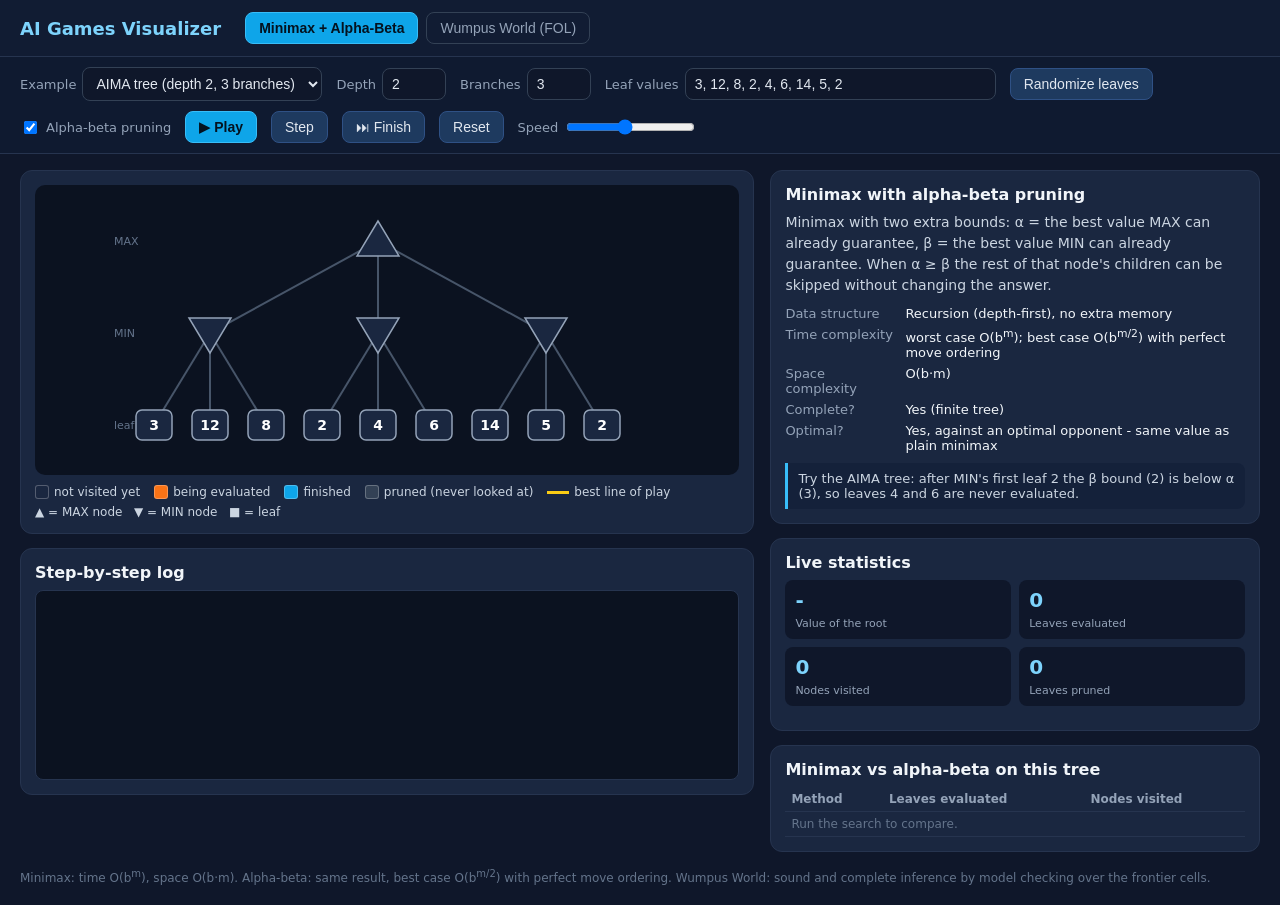
<file: ai_games.html>
<!DOCTYPE html>
<html lang="en">
<head>
<meta charset="utf-8">
<meta name="viewport" content="width=device-width, initial-scale=1">
<title>AI Games Visualizer - Minimax and Wumpus World</title>
<style>
*{box-sizing:border-box}
body{margin:0;font-family:system-ui,"Segoe UI",Roboto,sans-serif;background:#0f172a;color:#e2e8f0}
header{padding:12px 20px;background:#111c33;border-bottom:1px solid #26344f;display:flex;flex-wrap:wrap;gap:12px 24px;align-items:center}
h1{font-size:18px;margin:0;color:#7dd3fc;white-space:nowrap}
h2{font-size:16px;margin:0 0 8px;color:#f1f5f9}
nav{display:flex;gap:8px}
.tab{background:transparent;border-color:#334155;color:#94a3b8}
.tab.active{background:#0ea5e9;border-color:#38bdf8;color:#04121f;font-weight:600}
.toolbar{padding:10px 20px;background:#0f1a30;border-bottom:1px solid #26344f;display:flex;flex-wrap:wrap;gap:10px 14px;align-items:center}
label{font-size:13px;color:#94a3b8;display:inline-flex;align-items:center;gap:6px}
select,input[type=number],input[type=text]{background:#0f172a;color:#e2e8f0;border:1px solid #334155;border-radius:8px;padding:7px 9px;font-size:14px}
input[type=number]{width:64px}
button{background:#1e3a5f;color:#e2e8f0;border:1px solid #2f5185;border-radius:8px;padding:7px 13px;font-size:14px;cursor:pointer}
button:hover{background:#27508a}
button.primary{background:#0ea5e9;border-color:#38bdf8;color:#04121f;font-weight:600}
button.primary:hover{background:#38bdf8}
main{display:grid;grid-template-columns:minmax(0,1.5fr) minmax(300px,1fr);gap:16px;padding:16px 20px}
@media(max-width:1000px){main{grid-template-columns:1fr}}
.card{background:#1a2740;border:1px solid #26344f;border-radius:12px;padding:14px;margin-bottom:14px}
.card:last-child{margin-bottom:0}
canvas{width:100%;max-width:560px;height:auto;display:block;margin:0 auto;border-radius:10px;background:#0b1220;cursor:pointer}
.treebox{overflow-x:auto;background:#0b1220;border-radius:10px}
.treebox svg{display:block;margin:0 auto}
.legend{display:flex;flex-wrap:wrap;gap:6px 14px;margin-top:10px;font-size:12px;color:#cbd5e1}
.legend span{display:inline-flex;align-items:center;gap:5px}
.sw{width:14px;height:14px;border-radius:3px;display:inline-block;border:1px solid rgba(255,255,255,.25)}
.ln{width:22px;height:0;border-top:3px dashed;display:inline-block}
.hint{font-size:12px;color:#64748b}
.log{height:190px;overflow:auto;background:#0b1220;border:1px solid #26344f;border-radius:8px;padding:8px 10px;font:12px/1.5 ui-monospace,Consolas,monospace;color:#cbd5e1}
.log div{padding:1px 0}
.log .n{color:#64748b;margin-right:6px}
.log .end{color:#fde047;font-weight:600}
.log .new{color:#7dd3fc}
.mono{font-family:ui-monospace,Consolas,monospace}
.small{font-size:12px;line-height:1.6}
.axioms{background:#0b1220;border-radius:8px;padding:8px 10px;color:#cbd5e1}
.idea{margin:0 0 10px;color:#cbd5e1;font-size:14px;line-height:1.5}
dl{display:grid;grid-template-columns:110px 1fr;gap:6px 10px;margin:0;font-size:13px}
dt{color:#94a3b8}
dd{margin:0;color:#f1f5f9}
.note{margin-top:10px;padding:8px 10px;border-left:3px solid #38bdf8;background:#14213a;font-size:13px;color:#cbd5e1;border-radius:0 8px 8px 0}
.stats{display:grid;grid-template-columns:repeat(2,1fr);gap:8px}
.stat{background:#0f172a;border-radius:8px;padding:8px 10px}
.stat b{display:block;font-size:20px;color:#7dd3fc}
.stat small{color:#94a3b8;font-size:11px}
.result{margin-top:10px;font-size:13px;color:#e2e8f0;line-height:1.5}
table{width:100%;border-collapse:collapse;font-size:12px}
th,td{padding:5px 6px;text-align:left;border-bottom:1px solid #26344f}
th{color:#94a3b8;font-weight:600}
.ok{color:#4ade80}.bad{color:#f87171}.warn{color:#fbbf24}
footer{padding:0 20px 20px;color:#64748b;font-size:12px}

</style>
</head>
<body>
<header>
  <h1>AI Games Visualizer</h1>
  <nav>
    <button class="tab active" data-tab="minimax">Minimax + Alpha-Beta</button>
    <button class="tab" data-tab="wumpus">Wumpus World (FOL)</button>
  </nav>
</header>

<!-- ============================ MINIMAX ============================ -->
<section id="tab-minimax">
  <div class="toolbar">
    <label>Example
      <select id="mmPreset">
        <option value="aima">AIMA tree (depth 2, 3 branches)</option>
        <option value="bin3">Binary tree, depth 3</option>
        <option value="bin4">Binary tree, depth 4</option>
        <option value="custom">Custom / random</option>
      </select>
    </label>
    <label>Depth <input id="mmDepth" type="number" min="1" max="5" value="2"></label>
    <label>Branches <input id="mmBranch" type="number" min="2" max="3" value="3"></label>
    <label>Leaf values <input id="mmLeaves" type="text" size="34" value="3, 12, 8, 2, 4, 6, 14, 5, 2"></label>
    <button id="mmRandom">Randomize leaves</button>
    <label><input type="checkbox" id="mmAB" checked> Alpha-beta pruning</label>
    <button id="mmPlay" class="primary">&#9654; Play</button>
    <button id="mmStep">Step</button>
    <button id="mmFinish">&#9197; Finish</button>
    <button id="mmReset">Reset</button>
    <label>Speed <input id="mmSpeed" type="range" min="1" max="10" value="5"></label>
  </div>
  <main>
    <section>
      <div class="card">
        <div id="mmTree" class="treebox"></div>
        <div class="legend">
          <span><i class="sw" style="background:#1a2740"></i>not visited yet</span>
          <span><i class="sw" style="background:#f97316"></i>being evaluated</span>
          <span><i class="sw" style="background:#0ea5e9"></i>finished</span>
          <span><i class="sw" style="background:#334155"></i>pruned (never looked at)</span>
          <span><i class="ln" style="border-color:#facc15;border-top-style:solid"></i>best line of play</span>
          <span>&#9650; = MAX node &nbsp; &#9660; = MIN node &nbsp; &#9632; = leaf</span>
        </div>
      </div>
      <div class="card">
        <h2>Step-by-step log</h2>
        <div id="mmLog" class="log"></div>
      </div>
    </section>
    <aside>
      <div class="card" id="mmInfo"></div>
      <div class="card">
        <h2>Live statistics</h2>
        <div class="stats">
          <div class="stat"><b id="mmValue">-</b><small>Value of the root</small></div>
          <div class="stat"><b id="mmEval">0</b><small>Leaves evaluated</small></div>
          <div class="stat"><b id="mmVisited">0</b><small>Nodes visited</small></div>
          <div class="stat"><b id="mmPruned">0</b><small>Leaves pruned</small></div>
        </div>
        <div id="mmResult" class="result"></div>
      </div>
      <div class="card">
        <h2>Minimax vs alpha-beta on this tree</h2>
        <table>
          <thead><tr><th>Method</th><th>Leaves evaluated</th><th>Nodes visited</th></tr></thead>
          <tbody id="mmCompare"><tr><td colspan="3" class="hint">Run the search to compare.</td></tr></tbody>
        </table>
      </div>
    </aside>
  </main>
</section>

<!-- ============================ WUMPUS ============================ -->
<section id="tab-wumpus" hidden>
  <div class="toolbar">
    <label>Edit world: place
      <select id="wvBrush">
        <option value="pit">Pit</option>
        <option value="wumpus">Wumpus</option>
        <option value="gold">Gold</option>
        <option value="clear">Clear cell</option>
      </select>
    </label>
    <button id="wvAima">AIMA example world</button>
    <button id="wvRandom">Random world</button>
    <label><input type="checkbox" id="wvReveal"> Reveal the hidden world</label>
    <button id="wvPlay" class="primary">&#9654; Play</button>
    <button id="wvStep">Step</button>
    <button id="wvFinish">&#9197; Finish</button>
    <button id="wvReset">Reset</button>
    <label>Speed <input id="wvSpeed" type="range" min="1" max="10" value="4"></label>
  </div>
  <main>
    <section>
      <div class="card">
        <canvas id="wvCanvas" width="460" height="460"></canvas>
        <div class="legend">
          <span><i class="sw" style="background:#1e3a5f"></i>visited</span>
          <span><i class="sw" style="background:#14532d"></i>proven safe</span>
          <span><i class="sw" style="background:#78350f"></i>possible danger</span>
          <span><i class="sw" style="background:#7f1d1d"></i>proven pit / Wumpus</span>
          <span><i class="sw" style="background:#0f172a"></i>unknown</span>
          <span><b>B</b> breeze &nbsp; <b>S</b> stench &nbsp; <b>G</b> glitter</span>
        </div>
        <div class="hint" style="margin-top:8px">Click a cell to place the item chosen in &ldquo;Edit world&rdquo; (the start cell (1,1) always stays free).
          Coordinates are (x, y) with (1,1) at the bottom-left.</div>
      </div>
      <div class="card">
        <h2>Step-by-step log</h2>
        <div id="wvLog" class="log"></div>
      </div>
    </section>
    <aside>
      <div class="card">
        <h2>Agent</h2>
        <div class="stats">
          <div class="stat"><b id="wvStatus">ready</b><small>Status</small></div>
          <div class="stat"><b id="wvScore">0</b><small>Score</small></div>
          <div class="stat"><b id="wvSteps">0</b><small>Steps taken</small></div>
          <div class="stat"><b id="wvInv">-</b><small>Gold / arrow</small></div>
        </div>
        <div id="wvPercepts" class="result"></div>
        <div id="wvResult" class="result"></div>
      </div>
      <div class="card">
        <h2>ASK: what does the KB entail?</h2>
        <div id="wvAsk" class="mono small"><span class="hint">Press Step to start.</span></div>
        <div class="hint" style="margin-top:6px">Answered by model checking (TT-ENTAILS): KB &#8872; &alpha; iff &alpha; holds in every model of the KB.
          Time O(2<sup>f</sup>) for f frontier cells.</div>
      </div>
      <div class="card">
        <h2>Knowledge base (TELL)</h2>
        <div id="wvKB" class="log mono small" style="height:170px"></div>
      </div>
      <div class="card">
        <h2>FOL axioms (background knowledge)</h2>
        <div class="mono small axioms">
          &forall;x,y &nbsp;Breeze(x,y) &hArr; &exist;x&prime;,y&prime; [Adjacent((x,y),(x&prime;,y&prime;)) &and; Pit(x&prime;,y&prime;)]<br>
          &forall;x,y &nbsp;Stench(x,y) &hArr; &exist;x&prime;,y&prime; [Adjacent((x,y),(x&prime;,y&prime;)) &and; Wumpus(x&prime;,y&prime;)]<br>
          &exist;!x,y &nbsp;Wumpus(x,y)<br>
          &forall;x,y &nbsp;Safe(x,y) &hArr; &not;Pit(x,y) &and; &not;Wumpus(x,y)<br>
          &forall;x,y &nbsp;Glitter(x,y) &rArr; Gold(x,y)
        </div>
        <div class="hint" style="margin-top:6px">For each visited cell the axioms are instantiated (universal instantiation) and added to the KB, as shown above.</div>
      </div>
    </aside>
  </main>
</section>

<footer>
  Minimax: time O(b<sup>m</sup>), space O(b&middot;m). Alpha-beta: same result, best case O(b<sup>m/2</sup>) with perfect move ordering.
  Wumpus World: sound and complete inference by model checking over the frontier cells.
</footer>

<script>
// =====================================================================
//  JavaScript port of minimax.py and wumpus.py.
//  Used ONLY by the standalone HTML (ai_games.html), which has no Python server.
//  The Flask version uses api.js instead and runs the Python code.
// =====================================================================

// ------------------------------------------------------------ Minimax + alpha-beta
function simulateMinimax(depth, b, leaves, alphaBeta, record) {
  const firstLeaf = (Math.pow(b, depth) - 1) / (b - 1);
  const steps = [], bestChild = {};
  const stats = { leaves: 0, visited: 0, prunedLeaves: 0 };
  const fin = x => (x === Infinity || x === -Infinity) ? null : x;
  const abText = (a, be) => `α=${a === -Infinity ? '-∞' : a}, β=${be === Infinity ? '+∞' : be}`;

  function subtree(i, d) {
    let out = [i];
    if (d < depth) for (let k = 0; k < b; k++) out = out.concat(subtree(i * b + 1 + k, d + 1));
    return out;
  }
  function rec(i, d, alpha, beta) {
    stats.visited++;
    const isMax = d % 2 === 0, role = isMax ? 'MAX' : 'MIN';
    if (d === depth) {
      const v = leaves[i - firstLeaf];
      stats.leaves++;
      if (record) steps.push({ kind: 'leaf', node: i, value: v, alpha: fin(alpha), beta: fin(beta), msg: `Leaf ${i}: static evaluation = ${v}.` });
      return v;
    }
    if (record) {
      const where = alphaBeta ? ` (${abText(alpha, beta)})` : '';
      steps.push({ kind: 'enter', node: i, value: null, alpha: fin(alpha), beta: fin(beta), msg: `Visit ${role} node ${i}${where}.` });
    }
    let best = isMax ? -Infinity : Infinity;
    for (let k = 0; k < b; k++) {
      const c = i * b + 1 + k;
      const v = rec(c, d + 1, alpha, beta);
      if ((isMax && v > best) || (!isMax && v < best)) { best = v; bestChild[i] = c; }
      if (alphaBeta) { if (isMax) alpha = Math.max(alpha, best); else beta = Math.min(beta, best); }
      if (record) {
        const extra = alphaBeta ? `; ${abText(alpha, beta)}` : '';
        steps.push({ kind: 'update', node: i, value: best, alpha: fin(alpha), beta: fin(beta), msg: `${role} node ${i}: child ${c} returned ${v} -> best so far = ${best}${extra}.` });
      }
      if (alphaBeta && alpha >= beta) {
        const rest = [];
        for (let j = k + 1; j < b; j++) rest.push(i * b + 1 + j);
        if (rest.length) {
          let ids = [];
          for (const r of rest) ids = ids.concat(subtree(r, d + 1));
          stats.prunedLeaves += ids.filter(x => x >= firstLeaf).length;
          if (record) steps.push({ kind: 'prune', node: i, value: best, alpha: fin(alpha), beta: fin(beta), pruned: ids, cut: rest,
            msg: `PRUNE at ${role} node ${i}: α=${alpha} ≥ β=${beta}, so the remaining child(ren) [${rest.join(', ')}] cannot change the result - skipped.` });
        }
        break;
      }
    }
    if (record) steps.push({ kind: 'exit', node: i, value: best, alpha: fin(alpha), beta: fin(beta), msg: `${role} node ${i} finished with value ${best}.` });
    return best;
  }
  const value = rec(0, 0, -Infinity, Infinity);
  const pv = [0]; let node = 0;
  while (node in bestChild) { node = bestChild[node]; pv.push(node); }
  return { value, steps, pv, stats };
}

function runMinimax({ depth, branching, leaves, alphaBeta }) {
  const b = branching;
  if (!Number.isInteger(depth) || !Number.isInteger(b)) throw new Error('Depth and branching factor must be whole numbers.');
  if (depth < 1 || depth > 5 || b < 2 || b > 3) throw new Error('Depth must be 1-5 and the branching factor 2 or 3.');
  if (Math.pow(b, depth) > 32) throw new Error('The tree is too large (at most 32 leaves).');
  if (!Array.isArray(leaves) || leaves.length !== Math.pow(b, depth)) throw new Error(`A tree with depth ${depth} and branching ${b} needs exactly ${Math.pow(b, depth)} leaf values.`);
  if (leaves.some(v => typeof v !== 'number' || !Number.isFinite(v))) throw new Error('Leaf values must be finite numbers.');
  const main = simulateMinimax(depth, b, leaves, alphaBeta, true);
  return {
    depth, branching: b, leaves, alphaBeta, value: main.value, pv: main.pv, steps: main.steps, stats: main.stats,
    compare: { minimax: simulateMinimax(depth, b, leaves, false, false).stats, alphabeta: simulateMinimax(depth, b, leaves, true, false).stats },
  };
}

// ------------------------------------------------------------ FOL Wumpus World
const SIZE = 4, MAX_STEPS = 150;
const ck = c => c[0] + ',' + c[1];
const fmt = c => `(${c[0]},${c[1]})`;
const cmpRow = (a, b) => (a[1] - b[1]) || (a[0] - b[0]);
const sameCell = (a, b) => !!a && !!b && a[0] === b[0] && a[1] === b[1];
const isAdj = (a, b) => Math.abs(a[0] - b[0]) + Math.abs(a[1] - b[1]) === 1;
function adjCells(c) {
  const [x, y] = c, out = [];
  for (const [nx, ny] of [[x, y + 1], [x + 1, y], [x, y - 1], [x - 1, y]]) if (nx >= 1 && nx <= SIZE && ny >= 1 && ny <= SIZE) out.push([nx, ny]);
  return out;
}
function allCells() { const out = []; for (let y = 1; y <= SIZE; y++) for (let x = 1; x <= SIZE; x++) out.push([x, y]); return out; }
function bfsPath(src, dst, allowed) {            // allowed: Set of cell keys
  if (sameCell(src, dst)) return [];
  const prev = new Map([[ck(src), null]]), queue = [src]; let head = 0;
  while (head < queue.length) {
    const cur = queue[head++];
    for (const n of adjCells(cur)) {
      if (prev.has(ck(n)) || !allowed.has(ck(n))) continue;
      prev.set(ck(n), cur);
      if (sameCell(n, dst)) {
        const path = [n];
        while (!sameCell(prev.get(ck(path[path.length - 1])), src)) path.push(prev.get(ck(path[path.length - 1])));
        return path.reverse();
      }
      queue.push(n);
    }
  }
  return null;
}
const popcount = m => { let n = 0; while (m) { n += m & 1; m >>= 1; } return n; };

class KB {
  constructor() { this.visited = []; this.breeze = {}; this.stench = {}; this.killed = false; }
  tell(c, p) {
    this.visited.push(c); this.breeze[ck(c)] = p.breeze; this.stench[ck(c)] = p.stench;
    const a = adjCells(c);
    const out = [`¬Pit${fmt(c)} ∧ ¬Wumpus${fmt(c)}   (the agent is alive in ${fmt(c)})`,
      (p.breeze ? '' : '¬') + `Breeze${fmt(c)}`, (p.stench ? '' : '¬') + `Stench${fmt(c)}`];
    if (p.glitter) out.push(`Glitter${fmt(c)}`);
    out.push(`Breeze${fmt(c)} ⇔ ` + a.map(n => `Pit${fmt(n)}`).join(' ∨ '));
    out.push(`Stench${fmt(c)} ⇔ ` + a.map(n => `Wumpus${fmt(n)}`).join(' ∨ '));
    return out;
  }
  tellScream() { this.killed = true; return ['Scream   ⇒   the Wumpus is dead:  ∀x,y ¬Wumpus(x,y)']; }
  frontier() {
    const seen = new Set(this.visited.map(ck)), out = new Map();
    for (const v of this.visited) for (const n of adjCells(v)) if (!seen.has(ck(n))) out.set(ck(n), n);
    return [...out.values()].sort(cmpRow);
  }
  pitModels() {
    const F = this.frontier(), idx = new Map(F.map((c, i) => [ck(c), i])), cons = [];
    for (const v of this.visited) {
      let mask = 0;
      for (const n of adjCells(v)) if (idx.has(ck(n))) mask |= 1 << idx.get(ck(n));
      cons.push([mask, this.breeze[ck(v)]]);
    }
    const models = [];
    for (let m = 0; m < (1 << F.length); m++) if (cons.every(([mask, br]) => ((m & mask) !== 0) === br)) models.push([m, popcount(m)]);
    return { F, models };
  }
  wumpusCandidates() {
    if (this.killed) return [];
    const seen = new Set(this.visited.map(ck)), out = [];
    for (const c of allCells()) {
      if (seen.has(ck(c))) continue;
      if (this.visited.every(v => isAdj(c, v) === this.stench[ck(v)])) out.push(c);
    }
    return out;
  }
}

function infer(kb) {
  const { F, models } = kb.pitModels(), cands = kb.wumpusCandidates(), total = models.length;
  const candKeys = new Set(cands.map(ck));
  const asks = [], safe = [], pits = [];
  F.forEach((c, i) => {
    const withPit = models.filter(([m]) => (m >> i) & 1).length;
    const pitState = withPit === 0 ? 'yes' : (withPit === total ? 'no' : 'unknown');
    const wState = (kb.killed || !candKeys.has(ck(c))) ? 'yes' : (cands.length === 1 ? 'no' : 'unknown');
    asks.push({ cell: c.slice(), noPit: pitState, noWumpus: wState, pitModels: withPit, models: total });
    if (pitState === 'yes' && wState === 'yes') safe.push(c);
    if (pitState === 'no') pits.push(c);
  });
  const wumpus = (!kb.killed && cands.length === 1) ? [cands[0]] : [];
  const inList = (list, c) => list.some(x => sameCell(x, c));
  const maybe = F.filter(c => !inList(safe, c) && !inList(pits, c) && !inList(wumpus, c));
  return { asks, safe, pits, wumpus, maybe };
}

class Game {
  constructor(world) {
    this.pits = (world.pits || []).map(p => p.slice());
    this.wumpus = world.wumpus ? world.wumpus.slice() : null;
    this.gold = world.gold ? world.gold.slice() : null;
    for (const c of [...this.pits, this.wumpus, this.gold]) {
      if (c && !(c[0] >= 1 && c[0] <= SIZE && c[1] >= 1 && c[1] <= SIZE)) throw new Error(`Cell ${fmt(c)} is outside the ${SIZE}x${SIZE} board.`);
    }
    if (this.pits.some(p => sameCell(p, [1, 1])) || sameCell(this.wumpus, [1, 1])) throw new Error('The start cell (1,1) must be free of pits and the Wumpus.');
    this.pitKeys = new Set(this.pits.map(ck));
    this.kb = new KB(); this.pos = [1, 1]; this.hasGold = false; this.arrow = true; this.giveUp = false;
    this.score = 0; this.status = 'running'; this.steps = []; this.percepts = {}; this.inf = null;
  }
  get wAlive() { return !!this.wumpus && !this.kb.killed; }
  isVisited(c) { return this.kb.visited.some(v => sameCell(v, c)); }
  sense(c, scream = false) {
    return {
      breeze: adjCells(c).some(a => this.pitKeys.has(ck(a))),
      stench: this.wAlive && isAdj(this.wumpus, c),
      glitter: sameCell(this.gold, c) && !this.hasGold,
      scream,
    };
  }
  record(action, msg, tell = [], dead = false) {
    if (!dead) this.inf = infer(this.kb);
    const inf = this.inf, cl = list => list.map(c => c.slice());
    this.steps.push({
      n: this.steps.length, action, msg, agent: this.pos.slice(), visited: cl(this.kb.visited), percepts: { ...this.percepts }, tell: tell.slice(),
      asks: inf.asks, safe: cl(inf.safe), pits: cl(inf.pits), wumpus: cl(inf.wumpus), maybe: cl(inf.maybe),
      hasGold: this.hasGold, wumpusDead: this.kb.killed, arrow: this.arrow, status: this.status, score: this.score,
    });
  }
  moveTo(c, why) {
    this.pos = c.slice(); this.score -= 1;
    const action = `Move to ${fmt(c)}`;
    if (this.pitKeys.has(ck(c)) || (this.wAlive && sameCell(c, this.wumpus))) {
      this.status = 'dead'; this.score -= 1000;
      this.percepts = { breeze: false, stench: false, glitter: false, scream: false };
      const what = this.pitKeys.has(ck(c)) ? 'fell into a pit' : 'was eaten by the Wumpus';
      this.record(action, `${why} The agent ${what} in ${fmt(c)}. GAME OVER.`, [], true);
      return;
    }
    this.percepts = this.sense(c);
    const tell = this.isVisited(c) ? [] : this.kb.tell(c, this.percepts);
    this.record(action, why, tell);
  }
  run() {
    this.percepts = this.sense(this.pos);
    const tell = this.kb.tell(this.pos, this.percepts);
    this.record('Start', 'The agent starts in (1,1), which is safe by definition. It TELLs the KB its percepts and ASKs which neighbouring cells are safe.', tell);
    while (this.status === 'running' && this.steps.length < MAX_STEPS) this.decide();
    if (this.status === 'running') this.status = 'gave up';
    return { steps: this.steps, status: this.status, score: this.score };
  }
  decide() {
    const kb = this.kb, inf = this.inf, pos = this.pos, home = [1, 1];
    const visitedKeys = () => new Set(kb.visited.map(ck));
    const better = (a, b) => a[0] < b[0] || (a[0] === b[0] && cmpRow(a[1], b[1]) < 0);   // (path length, cell) ordering

    if (this.percepts.glitter && !this.hasGold) {
      this.hasGold = true; this.score -= 1; this.percepts = this.sense(pos);
      this.record('Grab gold', 'Glitter perceived, so the gold is here: GRAB it. Next: return to (1,1) through cells already visited (known safe).');
      return;
    }
    if (this.hasGold || this.giveUp) {
      if (sameCell(pos, home)) {
        this.score -= 1;
        if (this.hasGold) { this.score += 1000; this.status = 'won'; this.record('Climb out', 'Back in (1,1) with the gold: CLIMB out. Success!'); }
        else { this.status = 'gave up'; this.record('Climb out', 'No safe or worthwhile move is left and no gold was found: return to (1,1) and CLIMB out.'); }
        return;
      }
      const path = bfsPath(pos, home, visitedKeys());
      this.moveTo(path[0], 'Heading home through visited (safe) cells.');
      return;
    }
    // 3. provably safe, unvisited cell
    const allowed = visitedKeys(); inf.safe.forEach(c => allowed.add(ck(c)));
    let best = null;
    for (const c of inf.safe) {
      const path = bfsPath(pos, c, allowed);
      if (path !== null && (best === null || better([path.length, c], [best.len, best.c]))) best = { len: path.length, c, path };
    }
    if (best !== null) {
      const c = best.c;
      this.moveTo(best.path[0], `ASK: KB ⊨ ¬Pit${fmt(c)} ∧ ¬Wumpus${fmt(c)}, so ${fmt(c)} is provably safe. Heading there.`);
      return;
    }
    // 4. shoot a Wumpus whose location is proven
    if (this.arrow && inf.wumpus.length) {
      const w = inf.wumpus[0];
      const aligned = kb.visited.filter(c => c[0] === w[0] || c[1] === w[1]);
      if (aligned.some(c => sameCell(c, pos))) {
        this.arrow = false; this.score -= 11;
        const killed = sameCell(this.wumpus, w);
        const tell = killed ? kb.tellScream() : [];
        this.percepts = this.sense(pos, killed);
        this.record('Shoot arrow', `KB ⊨ Wumpus${fmt(w)} and the agent is in line with it: SHOOT. ` + (killed ? 'Scream heard - the Wumpus is dead.' : 'The arrow missed.'), tell);
        return;
      }
      let bestA = null;
      for (const c of aligned) {
        const path = bfsPath(pos, c, visitedKeys());
        if (path !== null && (bestA === null || better([path.length, c], [bestA.len, bestA.c]))) bestA = { len: path.length, c, path };
      }
      if (bestA !== null) {
        this.moveTo(bestA.path[0], `KB ⊨ Wumpus${fmt(w)}. Walking to ${fmt(bestA.c)}, which is in line with it, to shoot.`);
        return;
      }
    }
    // 5. least risky frontier cell
    const { F, models } = kb.pitModels();
    let total = 0; for (const [, k] of models) total += Math.pow(4, F.length - k);
    const cands = kb.wumpusCandidates(), candKeys = new Set(cands.map(ck));
    const unsafe = new Set([...inf.pits, ...inf.wumpus].map(ck));
    let bestR = null;
    F.forEach((c, i) => {
      if (unsafe.has(ck(c))) return;
      let withC = 0; for (const [m, k] of models) if ((m >> i) & 1) withC += Math.pow(4, F.length - k);
      const pp = withC / total, pw = candKeys.has(ck(c)) ? 1 / cands.length : 0;
      const risk = 1 - (1 - pp) * (1 - pw);
      const vk = visitedKeys(); vk.add(ck(c));
      const path = bfsPath(pos, c, vk);
      if (path === null) return;
      if (bestR === null || risk < bestR.risk || (risk === bestR.risk && (path.length < bestR.len || (path.length === bestR.len && cmpRow(c, bestR.c) < 0)))) {
        bestR = { risk, len: path.length, c, path };
      }
    });
    if (bestR !== null) {
      const pct = Math.floor(bestR.risk * 100 + 0.5), c = bestR.c;
      const why = bestR.path.length === 1
        ? `No cell is provably safe. Least risky option: ${fmt(c)} (about ${pct}% danger). Taking the risk.`
        : `No cell is provably safe. Walking toward the least risky cell ${fmt(c)} (about ${pct}% danger).`;
      this.moveTo(bestR.path[0], why);
      return;
    }
    this.giveUp = true;
  }
}

function runWumpus(world) {
  if (!world || typeof world !== 'object') throw new Error('The world must be an object with pits, wumpus and gold.');
  return new Game(world).run();
}

// computeSteps is what app.js calls. Here the work is done in the browser.
async function computeSteps(kind, body) {
  if (kind === 'minimax') return runMinimax(body);
  if (kind === 'wumpus') return runWumpus(body.world);
  throw new Error('Unknown request: ' + kind);
}

</script>
<script>
// =====================================================================
//  Front-end for the Minimax and Wumpus World visualizers.
//  It asks computeSteps(kind, body) for a list of recorded steps and replays them.
//  (computeSteps comes from api.js = Python/Flask, or logic.js = standalone HTML.)
// =====================================================================
const $ = id => document.getElementById(id);
const esc = s => String(s).replace(/&/g, '&amp;').replace(/</g, '&lt;').replace(/>/g, '&gt;');
const DELAYS = [900, 600, 380, 240, 150, 90, 50, 25, 10, 2];

// ---------- tabs ----------
document.querySelectorAll('.tab').forEach(btn => btn.addEventListener('click', () => {
  document.querySelectorAll('.tab').forEach(b => b.classList.toggle('active', b === btn));
  ['minimax', 'wumpus'].forEach(t => { $('tab-' + t).hidden = (t !== btn.dataset.tab); });
  mmPlayer.stop(); wvPlayer.stop();
}));

// ---------- generic replay controller ----------
function createPlayer(o) {
  let run = null, idx = 0, playing = false, timer = null, promise = null;
  const P = {};
  P.finished = () => !!run && idx >= run.steps.length;
  P.ensure = async () => {
    if (run) return;
    if (!promise) promise = o.fetchRun().then(r => { run = r; o.onRun(r); }).catch(e => { promise = null; o.onError(e); throw e; });
    await promise;
  };
  P.stepOnce = async () => {
    try { await P.ensure(); } catch (e) { return false; }
    if (idx >= run.steps.length) return false;
    o.apply(run.steps[idx], idx); idx++;
    if (idx >= run.steps.length) o.onEnd(run);
    o.redraw();
    return idx < run.steps.length;
  };
  P.stop = () => { playing = false; clearTimeout(timer); o.play.innerHTML = '&#9654; Play'; };
  P.tick = async () => {
    if (!playing) return;
    const sp = +o.speed.value, burst = sp >= 9 ? 4 : 1;
    let more = true;
    for (let k = 0; k < burst && more && playing; k++) more = await P.stepOnce();
    if (more && playing) timer = setTimeout(P.tick, DELAYS[sp - 1]); else P.stop();
  };
  P.start = () => { if (P.finished()) P.reset(); playing = true; o.play.innerHTML = '&#9208; Pause'; P.tick(); };
  P.reset = () => { P.stop(); run = null; idx = 0; promise = null; o.onReset(); o.redraw(); };
  P.finish = async () => {
    P.stop(); if (P.finished()) P.reset();
    try { await P.ensure(); } catch (e) { return; }
    while (idx < run.steps.length) { o.apply(run.steps[idx], idx); idx++; }
    o.onEnd(run); o.redraw();
  };
  o.play.onclick = () => playing ? P.stop() : P.start();
  o.step.onclick = async () => { P.stop(); if (P.finished()) P.reset(); await P.stepOnce(); };
  o.fin.onclick = P.finish;
  o.rst.onclick = P.reset;
  return P;
}
function addLog(box, html, cls) {
  const d = document.createElement('div');
  d.innerHTML = html; if (cls) d.className = cls;
  box.appendChild(d);
  while (box.childElementCount > 400) box.removeChild(box.firstChild);
  box.scrollTop = box.scrollHeight;
}

// =====================================================================
//  MINIMAX
// =====================================================================
const MM_PRESETS = {
  aima: { depth: 2, b: 3, leaves: [3, 12, 8, 2, 4, 6, 14, 5, 2] },
  bin3: { depth: 3, b: 2, leaves: [3, 5, 6, 9, 1, 2, 0, -1] },
  bin4: { depth: 4, b: 2, leaves: [10, 5, 7, 11, 12, 8, 9, 8, 5, 12, 11, 12, 9, 8, 7, 10] },
};
let mm = { depth: 2, b: 3, leaves: MM_PRESETS.aima.leaves.slice(), ab: true, run: null };
let mv = newMV();
function newMV() { return { alpha: {}, beta: {}, value: {}, status: {}, cut: new Set(), current: -1, pv: [], evalLeaves: 0, visited: 0, prunedLeaves: 0, done: false }; }
const mmFirstLeaf = () => (Math.pow(mm.b, mm.depth) - 1) / (mm.b - 1);

function mmSetInputs() {
  $('mmDepth').value = mm.depth; $('mmBranch').value = mm.b; $('mmLeaves').value = mm.leaves.join(', ');
}
function mmReadInputs() {            // returns an error message, or '' if the inputs are fine
  const depth = parseInt($('mmDepth').value, 10), b = parseInt($('mmBranch').value, 10);
  const leaves = $('mmLeaves').value.split(/[\s,;]+/).filter(Boolean).map(Number);
  if (!(depth >= 1 && depth <= 5 && b >= 2 && b <= 3)) return 'Depth must be 1-5 and branches 2 or 3.';
  if (Math.pow(b, depth) > 32) return 'The tree is too large (at most 32 leaves).';
  if (leaves.some(v => !Number.isFinite(v))) return 'Leaf values must be numbers separated by commas.';
  if (leaves.length !== Math.pow(b, depth)) return `Depth ${depth} with ${b} branches needs exactly ${Math.pow(b, depth)} leaf values (you entered ${leaves.length}).`;
  mm.depth = depth; mm.b = b; mm.leaves = leaves; mm.ab = $('mmAB').checked;
  return '';
}
function mmRandomLeaves() {
  const n = Math.pow(mm.b, mm.depth);
  mm.leaves = Array.from({ length: n }, () => Math.floor(Math.random() * 21) - 5);
  mmSetInputs();
}

const mmPlayer = createPlayer({
  play: $('mmPlay'), step: $('mmStep'), fin: $('mmFinish'), rst: $('mmReset'), speed: $('mmSpeed'),
  fetchRun: async () => {
    const err = mmReadInputs();
    if (err) throw new Error(err);
    return computeSteps('minimax', { depth: mm.depth, branching: mm.b, leaves: mm.leaves, alphaBeta: mm.ab });
  },
  onRun: r => { mm.run = r; },
  onError: e => { $('mmResult').innerHTML = `<span class="bad">${esc(e.message)}</span>`; },
  onReset: () => { mm.run = null; mv = newMV(); $('mmLog').innerHTML = ''; $('mmResult').textContent = ''; $('mmValue').textContent = '-'; },
  apply: (s, i) => {
    mv.current = s.node;
    if (s.kind === 'enter') { mv.visited++; mv.status[s.node] = 'active'; mv.alpha[s.node] = s.alpha; mv.beta[s.node] = s.beta; }
    else if (s.kind === 'leaf') { mv.visited++; mv.evalLeaves++; mv.status[s.node] = 'done'; mv.value[s.node] = s.value; }
    else if (s.kind === 'update') { mv.value[s.node] = s.value; mv.alpha[s.node] = s.alpha; mv.beta[s.node] = s.beta; }
    else if (s.kind === 'prune') {
      s.cut.forEach(c => mv.cut.add(c));
      s.pruned.forEach(id => { mv.status[id] = 'pruned'; if (id >= mmFirstLeaf()) mv.prunedLeaves++; });
    } else if (s.kind === 'exit') { mv.status[s.node] = 'done'; mv.value[s.node] = s.value; mv.alpha[s.node] = s.alpha; mv.beta[s.node] = s.beta; }
    addLog($('mmLog'), `<span class="n">${i + 1}</span>${esc(s.msg)}`);
  },
  onEnd: r => {
    mv.done = true; mv.pv = r.pv; mv.current = -1;
    const total = Math.pow(r.branching, r.depth), ev = r.stats.leaves;
    const moveIdx = r.pv.length > 1 ? r.pv[1] - 0 : null;
    let msg = `<b>Root value = ${r.value}.</b> `;
    if (moveIdx !== null) msg += `Best move for MAX: branch ${moveIdx} of ${r.branching}. `;
    if (r.alphaBeta) msg += `Alpha-beta evaluated ${ev} of ${total} leaves` + (ev < total ? ` - <span class="ok">${total - ev} skipped (${Math.round(100 * (total - ev) / total)}% saved)</span>.` : ' (nothing could be pruned on this tree).');
    else msg += `Plain minimax evaluated all ${total} leaves.`;
    $('mmResult').innerHTML = msg;
    addLog($('mmLog'), `<span class="n">*</span>Finished. Root value ${r.value}.`, 'end');
    const row = (n, s) => `<tr><td>${n}</td><td>${s.leaves}</td><td>${s.visited}</td></tr>`;
    $('mmCompare').innerHTML = row('Minimax (no pruning)', r.compare.minimax) + row('Minimax + alpha-beta', r.compare.alphabeta);
  },
  redraw: () => mmDraw(),
});

function mmInfo() {
  const ab = $('mmAB').checked;
  $('mmInfo').innerHTML = ab
    ? `<h2>Minimax with alpha-beta pruning</h2>
       <p class="idea">Minimax with two extra bounds: &alpha; = the best value MAX can already guarantee, &beta; = the best value MIN can already guarantee. When &alpha; &ge; &beta; the rest of that node's children can be skipped without changing the answer.</p>
       <dl><dt>Data structure</dt><dd>Recursion (depth-first), no extra memory</dd>
       <dt>Time complexity</dt><dd>worst case O(b<sup>m</sup>); best case O(b<sup>m/2</sup>) with perfect move ordering</dd>
       <dt>Space complexity</dt><dd>O(b&middot;m)</dd><dt>Complete?</dt><dd>Yes (finite tree)</dd>
       <dt>Optimal?</dt><dd>Yes, against an optimal opponent - same value as plain minimax</dd></dl>
       <div class="note">Try the AIMA tree: after MIN's first leaf 2 the &beta; bound (2) is below &alpha; (3), so leaves 4 and 6 are never evaluated.</div>`
    : `<h2>Minimax</h2>
       <p class="idea">MAX picks the child with the highest value, MIN picks the lowest. Values are computed bottom-up from the leaves, looking at every node of the tree.</p>
       <dl><dt>Data structure</dt><dd>Recursion (depth-first)</dd>
       <dt>Time complexity</dt><dd>O(b<sup>m</sup>)</dd><dt>Space complexity</dt><dd>O(b&middot;m)</dd>
       <dt>Complete?</dt><dd>Yes (finite tree)</dd><dt>Optimal?</dt><dd>Yes, against an optimal opponent</dd></dl>
       <div class="note">b = branching factor, m = maximum depth. Switch on alpha-beta pruning to see which branches can be skipped.</div>`;
}

// layout + drawing of the game tree (SVG)
function mmLayout(depth, b) {
  const pos = []; let leaf = 0; const gap = 56, top = 56, dy = 92;
  (function rec(i, d) {
    if (d === depth) { pos[i] = { x: 36 + leaf * gap + gap / 2 - 18, y: top + d * dy }; leaf++; return; }
    for (let k = 0; k < b; k++) rec(i * b + 1 + k, d + 1);
    let sum = 0; for (let k = 0; k < b; k++) sum += pos[i * b + 1 + k].x;
    pos[i] = { x: sum / b, y: top + d * dy };
  })(0, 0);
  return { pos, W: 72 + Math.pow(b, depth) * gap - 18, H: top + depth * dy + 50 };
}
function mmDraw() {
  const { depth, b } = mm, { pos, W, H } = mmLayout(depth, b), first = mmFirstLeaf();
  const total = (Math.pow(b, depth + 1) - 1) / (b - 1), showAB = !!(mm.run && mm.run.alphaBeta);
  const pvEdge = new Set(); for (let k = 1; k < mv.pv.length; k++) pvEdge.add(mv.pv[k]);
  let s = `<svg width="${W}" height="${H}" viewBox="0 0 ${W} ${H}" xmlns="http://www.w3.org/2000/svg" font-family="system-ui,sans-serif">`;
  for (let d = 0; d <= depth; d++) s += `<text x="6" y="${56 + d * 92 + 4}" fill="#64748b" font-size="11">${d === depth ? 'leaf' : (d % 2 === 0 ? 'MAX' : 'MIN')}</text>`;
  for (let i = 1; i < total; i++) {                                  // edges
    const p = pos[Math.floor((i - 1) / b)], c = pos[i];
    const cut = mv.cut.has(i), pv = pvEdge.has(i);
    s += `<line x1="${p.x}" y1="${p.y}" x2="${c.x}" y2="${c.y}" stroke="${pv ? '#facc15' : cut ? '#f87171' : '#475569'}" stroke-width="${pv ? 4 : 2}" ${cut ? 'stroke-dasharray="5 4"' : ''}/>`;
    if (cut) { const mx = (p.x + c.x) / 2, my = (p.y + c.y) / 2; s += `<text x="${mx}" y="${my + 5}" fill="#f87171" font-size="16" text-anchor="middle" font-weight="700">&#10005;</text>`; }
  }
  for (let i = 0; i < total; i++) {                                  // nodes
    const d = i === 0 ? 0 : Math.floor(Math.log(i * (b - 1) + 1) / Math.log(b) + 1e-9);
    const p = pos[i], st = mv.status[i], leaf = d === depth;
    const fill = st === 'active' ? '#f97316' : st === 'done' ? '#0ea5e9' : st === 'pruned' ? '#334155' : '#1a2740';
    const stroke = i === mv.current ? '#fde047' : (st === 'pruned' ? '#64748b' : '#94a3b8');
    const sw = i === mv.current ? 3 : 1.5, dash = st === 'pruned' ? 'stroke-dasharray="4 3"' : '';
    if (leaf) s += `<rect x="${p.x - 18}" y="${p.y - 15}" width="36" height="30" rx="6" fill="${fill}" stroke="${stroke}" stroke-width="${sw}" ${dash}/>`;
    else if (d % 2 === 0) s += `<polygon points="${p.x},${p.y - 20} ${p.x - 21},${p.y + 15} ${p.x + 21},${p.y + 15}" fill="${fill}" stroke="${stroke}" stroke-width="${sw}" ${dash}/>`;
    else s += `<polygon points="${p.x},${p.y + 20} ${p.x - 21},${p.y - 15} ${p.x + 21},${p.y - 15}" fill="${fill}" stroke="${stroke}" stroke-width="${sw}" ${dash}/>`;
    let label = '';
    if (leaf) label = mm.leaves[i - first]; else if (mv.value[i] !== undefined && Number.isFinite(mv.value[i])) label = mv.value[i];
    const ty = leaf ? p.y + 5 : (d % 2 === 0 ? p.y + 9 : p.y - 2);
    s += `<text x="${p.x}" y="${ty}" fill="${st === 'pruned' ? '#94a3b8' : '#fff'}" font-size="14" font-weight="700" text-anchor="middle">${label}</text>`;
    if (!leaf && showAB && mv.alpha[i] !== undefined && st !== 'pruned') {
      const a = mv.alpha[i] === null ? '-∞' : mv.alpha[i], be = mv.beta[i] === null ? '+∞' : mv.beta[i];
      s += `<text x="${p.x}" y="${p.y - 26}" fill="#cbd5e1" font-size="10.5" text-anchor="middle">α=${a} β=${be}</text>`;
    }
  }
  $('mmTree').innerHTML = s + '</svg>';
  $('mmEval').textContent = mv.evalLeaves; $('mmVisited').textContent = mv.visited; $('mmPruned').textContent = mv.prunedLeaves;
  if (mv.done && mm.run) $('mmValue').textContent = mm.run.value;
}

function mmReset() {
  const err = mmReadInputs();                  // picks up edited depth / branches / leaf values
  mmPlayer.reset(); mmInfo();
  if (err) $('mmResult').innerHTML = `<span class="bad">${esc(err)}</span>`;
}
$('mmPreset').addEventListener('change', () => {
  const p = MM_PRESETS[$('mmPreset').value];
  if (p) { mm.depth = p.depth; mm.b = p.b; mm.leaves = p.leaves.slice(); mmSetInputs(); }
  mmReset();
});
['mmDepth', 'mmBranch'].forEach(id => $(id).addEventListener('change', () => {
  const d = parseInt($('mmDepth').value, 10), b = parseInt($('mmBranch').value, 10);
  if (d >= 1 && d <= 5 && b >= 2 && b <= 3 && Math.pow(b, d) <= 32) { mm.depth = d; mm.b = b; mmRandomLeaves(); }
  $('mmPreset').value = 'custom'; mmReset();
}));
$('mmLeaves').addEventListener('change', () => { $('mmPreset').value = 'custom'; mmReset(); });
$('mmRandom').addEventListener('click', () => { const e = mmReadInputs(); if (!e) { mmRandomLeaves(); } $('mmPreset').value = 'custom'; mmReset(); });
$('mmAB').addEventListener('change', mmReset);

// =====================================================================
//  WUMPUS WORLD
// =====================================================================
const AIMA_WORLD = { pits: [[3, 1], [3, 3], [4, 4]], wumpus: [1, 3], gold: [2, 3] };
let world = JSON.parse(JSON.stringify(AIMA_WORLD));
let wv = newWV();
function newWV() { return { step: null, kb: [], cellPercepts: {}, n: 0 }; }
const wvCv = $('wvCanvas'), wctx = wvCv.getContext('2d');
const WC = 110, WM = 10;
const same = (a, b) => !!a && !!b && a[0] === b[0] && a[1] === b[1];
const inList = (list, c) => (list || []).some(x => same(x, c));
const cellKey = c => c[0] + ',' + c[1];

function randomWorld() {
  const cells = []; for (let y = 1; y <= 4; y++) for (let x = 1; x <= 4; x++) if (!(x === 1 && y === 1)) cells.push([x, y]);
  const pits = cells.filter(() => Math.random() < 0.2);
  const free = cells.filter(c => !inList(pits, c));
  const wumpus = free[Math.floor(Math.random() * free.length)];
  const rest = free.filter(c => !same(c, wumpus));
  const gold = rest[Math.floor(Math.random() * rest.length)];
  return { pits, wumpus, gold };
}

const wvPlayer = createPlayer({
  play: $('wvPlay'), step: $('wvStep'), fin: $('wvFinish'), rst: $('wvReset'), speed: $('wvSpeed'),
  fetchRun: () => computeSteps('wumpus', { world }),
  onRun: () => {},
  onError: e => { $('wvResult').innerHTML = `<span class="bad">${esc(e.message)}</span>`; },
  onReset: () => {
    wv = newWV();
    ['wvLog', 'wvKB'].forEach(id => { $(id).innerHTML = ''; });
    $('wvAsk').innerHTML = '<span class="hint">Press Step to start.</span>';
    $('wvPercepts').textContent = ''; $('wvResult').textContent = '';
    $('wvStatus').textContent = 'ready'; $('wvScore').textContent = '0'; $('wvSteps').textContent = '0'; $('wvInv').textContent = '-';
  },
  apply: (s, i) => {
    wv.step = s; wv.n = i + 1;
    const key = cellKey(s.agent);
    if (s.status !== 'dead' && !wv.cellPercepts[key]) wv.cellPercepts[key] = { b: s.percepts.breeze, s: s.percepts.stench };
    s.tell.forEach(t => addLog($('wvKB'), `<span class="n">${i}</span>${esc(t)}`));
    addLog($('wvLog'), `<span class="n">${i}</span><b>${esc(s.action)}</b> - ${esc(s.msg)}`);
    wvPanels(s);
  },
  onEnd: r => {
    const good = r.status === 'won';
    $('wvResult').innerHTML = good ? `<span class="ok"><b>Success!</b> The agent grabbed the gold and climbed out. Final score ${r.score}.</span>`
      : r.status === 'dead' ? `<span class="bad"><b>The agent died.</b> Final score ${r.score}. (It had to take a risk because nothing was provably safe.)</span>`
      : `<span class="warn"><b>The agent gave up</b> without the gold (it was not reachable safely). Final score ${r.score}.</span>`;
    addLog($('wvLog'), `<span class="n">*</span>Finished: ${r.status}, score ${r.score}.`, 'end');
  },
  redraw: () => wvDraw(),
});

function wvPanels(s) {
  $('wvStatus').textContent = s.status === 'running' ? 'exploring' : s.status;
  $('wvScore').textContent = s.score; $('wvSteps').textContent = Math.max(0, wv.n - 1);
  $('wvInv').textContent = (s.hasGold ? 'gold' : 'no gold') + ' / ' + (s.arrow ? 'arrow' : 'no arrow');
  const p = s.percepts, items = [];
  if (p.breeze) items.push('Breeze'); if (p.stench) items.push('Stench'); if (p.glitter) items.push('Glitter'); if (p.scream) items.push('Scream');
  $('wvPercepts').innerHTML = `<b>Percepts in (${s.agent[0]},${s.agent[1]}):</b> ` + (items.length ? items.join(', ') : 'none');
  const asks = s.asks;
  $('wvAsk').innerHTML = asks.length ? asks.map(a => {
    const c = `(${a.cell[0]},${a.cell[1]})`;
    const st = x => x === 'yes' ? '<span class="ok">YES</span>' : x === 'no' ? '<span class="bad">NO (proven)</span>' : '<span class="warn">unknown</span>';
    return `${c} &nbsp;KB &#8872; &not;Pit: ${st(a.noPit)} <span class="hint">(${a.pitModels}/${a.models} models have a pit)</span> &nbsp;&not;Wumpus: ${st(a.noWumpus)}`;
  }).join('<br>') : '<span class="hint">No unexplored neighbours.</span>';
}

function wvDraw() {
  const s = wv.step, c = wctx;
  c.clearRect(0, 0, wvCv.width, wvCv.height);
  const reveal = $('wvReveal').checked;
  for (let y = 4; y >= 1; y--) for (let x = 1; x <= 4; x++) {
    const cell = [x, y], px = WM + (x - 1) * WC, py = WM + (4 - y) * WC;
    let fill = '#0f172a', label = '';
    if (s && inList(s.visited, cell)) fill = '#1e3a5f';
    else if (s && inList(s.pits, cell)) { fill = '#7f1d1d'; label = 'PIT'; }
    else if (s && inList(s.wumpus, cell)) { fill = '#7f1d1d'; label = 'WUMPUS'; }
    else if (s && inList(s.safe, cell)) { fill = '#14532d'; label = 'safe'; }
    else if (s && inList(s.maybe, cell)) { fill = '#78350f'; label = '?'; }
    c.fillStyle = fill; c.fillRect(px + 2, py + 2, WC - 4, WC - 4);
    c.strokeStyle = '#334155'; c.lineWidth = 1; c.strokeRect(px + 2.5, py + 2.5, WC - 5, WC - 5);
    c.fillStyle = '#64748b'; c.font = '11px system-ui'; c.textAlign = 'left'; c.textBaseline = 'top'; c.fillText(`(${x},${y})`, px + 8, py + 8);
    if (label) { c.fillStyle = '#fecaca'; c.font = 'bold 16px system-ui'; c.textAlign = 'center'; c.textBaseline = 'middle'; c.fillText(label, px + WC / 2, py + WC / 2 + 22); }
    const cp = wv.cellPercepts[cellKey(cell)];
    if (cp) {
      let bx = px + 8; c.font = 'bold 13px system-ui'; c.textBaseline = 'middle';
      [[cp.b, 'B', '#38bdf8'], [cp.s, 'S', '#a3e635']].forEach(([on, ch, col]) => { if (on) { c.fillStyle = col; c.fillRect(bx, py + WC - 28, 20, 20); c.fillStyle = '#04121f'; c.textAlign = 'center'; c.fillText(ch, bx + 10, py + WC - 17); bx += 24; } });
    }
    if (s && same(s.agent, cell) && s.percepts.glitter) { c.fillStyle = '#facc15'; c.fillRect(px + WC - 28, py + WC - 28, 20, 20); c.fillStyle = '#04121f'; c.font = 'bold 13px system-ui'; c.textAlign = 'center'; c.textBaseline = 'middle'; c.fillText('G', px + WC - 18, py + WC - 17); }
    if (reveal) {                                   // the hidden world
      const cx = px + WC - 22, cy = py + 24;
      if (inList(world.pits, cell)) { c.beginPath(); c.arc(cx, cy, 13, 0, 7); c.fillStyle = '#000'; c.fill(); c.strokeStyle = '#ef4444'; c.lineWidth = 2; c.stroke(); }
      if (same(world.wumpus, cell)) { c.fillStyle = '#dc2626'; c.fillRect(cx - 13, cy - 13, 26, 26); c.fillStyle = '#fff'; c.font = 'bold 15px system-ui'; c.textAlign = 'center'; c.textBaseline = 'middle'; c.fillText(s && s.wumpusDead ? 'x' : 'W', cx, cy + 1); }
      if (same(world.gold, cell) && !(s && s.hasGold)) { c.beginPath(); c.moveTo(cx, cy - 14); c.lineTo(cx + 14, cy); c.lineTo(cx, cy + 14); c.lineTo(cx - 14, cy); c.closePath(); c.fillStyle = '#facc15'; c.fill(); }
    }
  }
  const a = s ? s.agent : [1, 1], ax = WM + (a[0] - 1) * WC + WC / 2, ay = WM + (4 - a[1]) * WC + WC / 2 - 6, dead = s && s.status === 'dead';
  c.beginPath(); c.arc(ax, ay, 22, 0, 7); c.fillStyle = dead ? '#ef4444' : '#22c55e'; c.fill(); c.lineWidth = 3; c.strokeStyle = '#fff'; c.stroke();
  c.fillStyle = '#fff'; c.font = 'bold 20px system-ui'; c.textAlign = 'center'; c.textBaseline = 'middle'; c.fillText(dead ? 'X' : 'A', ax, ay + 1);
}

wvCv.addEventListener('click', e => {
  const r = wvCv.getBoundingClientRect();
  const px = (e.clientX - r.left) * wvCv.width / r.width - WM, py = (e.clientY - r.top) * wvCv.height / r.height - WM;
  const x = Math.floor(px / WC) + 1, y = 4 - Math.floor(py / WC);
  if (x < 1 || x > 4 || y < 1 || y > 4 || (x === 1 && y === 1)) return;
  const cell = [x, y], brush = $('wvBrush').value;
  world.pits = world.pits.filter(p => !same(p, cell));
  if (same(world.wumpus, cell)) world.wumpus = null;
  if (same(world.gold, cell)) world.gold = null;
  if (brush === 'pit') world.pits.push(cell);
  else if (brush === 'wumpus') world.wumpus = cell;
  else if (brush === 'gold') world.gold = cell;
  wvPlayer.reset();
});
$('wvAima').addEventListener('click', () => { world = JSON.parse(JSON.stringify(AIMA_WORLD)); wvPlayer.reset(); });
$('wvRandom').addEventListener('click', () => { world = randomWorld(); $('wvReveal').checked = false; wvPlayer.reset(); });
$('wvReveal').addEventListener('change', wvDraw);

// ---------- start ----------
mmSetInputs(); mmInfo(); mmDraw(); wvDraw();

</script>
</body>
</html>
</file>
